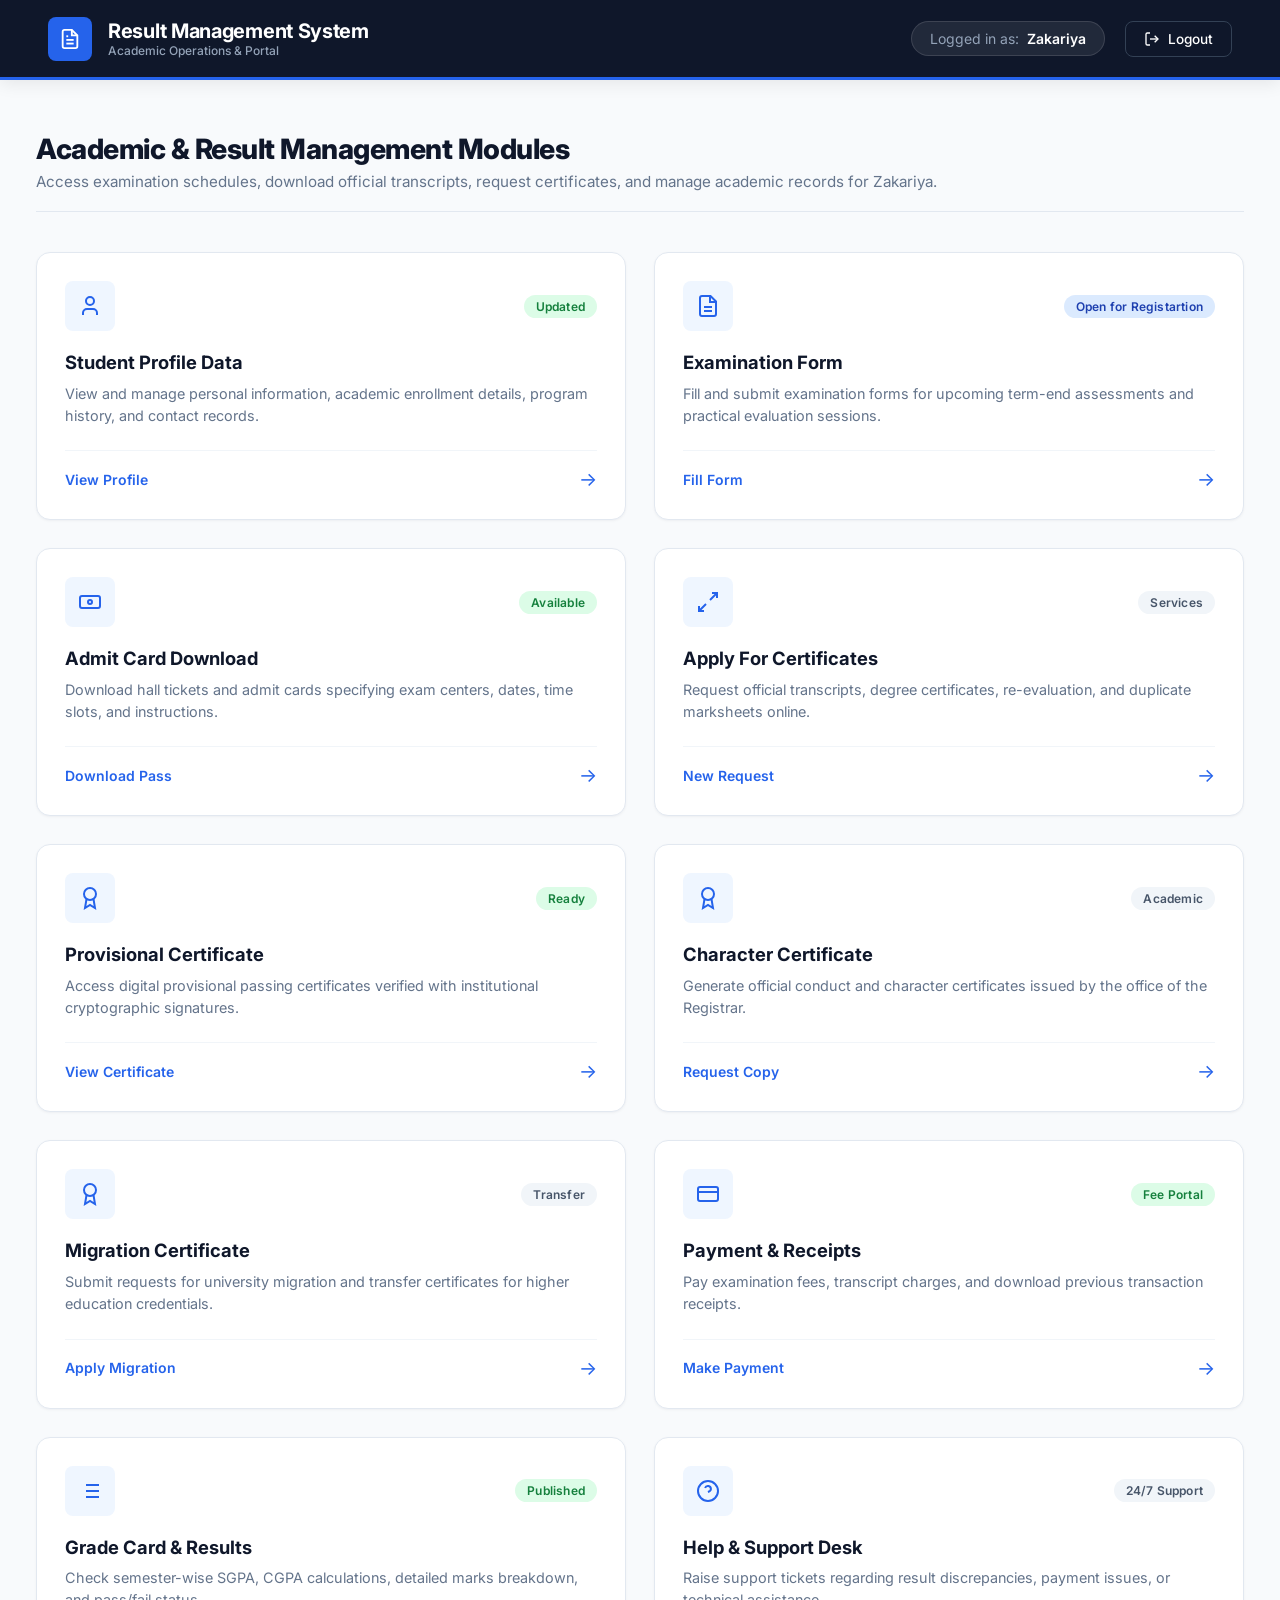
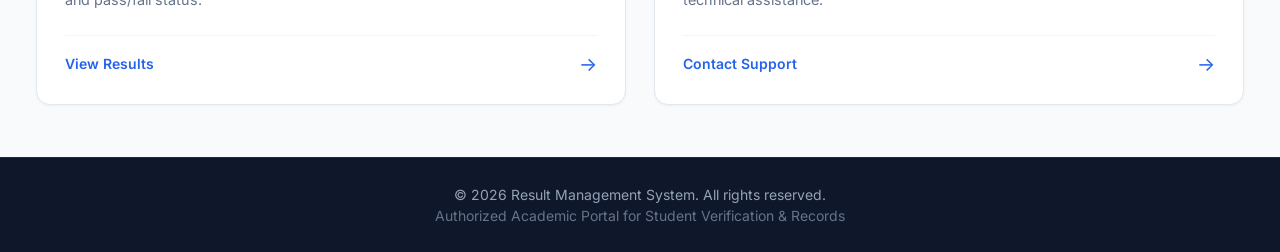
<file: index.html>
<!DOCTYPE html>
<html lang="en">
<head>
  <meta charset="UTF-8">
  <meta name="viewport" content="width=device-width, initial-scale=1.0">
  <title>Result Management System</title>
  <link href="https://fonts.googleapis.com/css2?family=Inter:wght@400;500;600;700;800&display=swap" rel="stylesheet">
  <link rel="stylesheet" href="style.css">
</head>
<body>

  <div class="page-container">
    
    <!-- TOP HEADER -->
    <header class="top-header">
      <div class="header-left">
        <div class="logo-mark">
          <svg width="22" height="22" viewBox="0 0 24 24" fill="none" stroke="currentColor" stroke-width="2">
            <path d="M14 2H6a2 2 0 0 0-2 2v16a2 2 0 0 0 2 2h12a2 2 0 0 0 2-2V8z"></path>
            <polyline points="14 2 14 8 20 8"></polyline>
            <line x1="16" y1="13" x2="8" y2="13"></line>
            <line x1="16" y1="17" x2="8" y2="17"></line>
            <polyline points="10 9 9 9 8 9"></polyline>
          </svg>
        </div>
        <div class="brand-info">
          <h1 class="brand-title">Result Management System</h1>
          <span class="brand-sub">Academic Operations & Portal</span>
        </div>
      </div>

      <div class="header-right">
        <div class="user-greeting">
          <span class="greeting-label">Logged in as:</span>
          <span class="user-name">Zakariya</span>
        </div>
        <button class="btn-logout">
          <svg width="16" height="16" viewBox="0 0 24 24" fill="none" stroke="currentColor" stroke-width="2">
            <path d="M9 21H5a2 2 0 0 1-2-2V5a2 2 0 0 1 2-2h4"/>
            <polyline points="16 17 21 12 16 7"/>
            <line x1="21" y1="12" x2="9" y2="12"/>
          </svg>
          Logout
        </button>
      </div>
    </header>

    <!-- MAIN DASHBOARD CONTENT -->
    <main class="main-content">
      <div class="section-title-bar">
        <h2>Academic & Result Management Modules</h2>
        <p>Access examination schedules, download official transcripts, request certificates, and manage academic records for Zakariya.</p>
      </div>

      <!-- BROAD ACTION CARDS GRID -->
      <div class="dashboard-grid">
        
        <!-- Card 1 -->
        <a href="#" class="grid-card">
          <div class="card-header">
            <div class="card-icon">
              <svg width="24" height="24" viewBox="0 0 24 24" fill="none" stroke="currentColor" stroke-width="2">
                <path d="M19 21v-2a4 4 0 0 0-4-4H9a4 4 0 0 0-4 4v2"/>
                <circle cx="12" cy="7" r="4"/>
              </svg>
            </div>
            <span class="badge badge-active">Updated</span>
          </div>
          <h3 class="card-title">Student Profile Data</h3>
          <p class="card-desc">View and manage personal information, academic enrollment details, program history, and contact records.</p>
          <div class="card-footer">
            <span class="action-text">View Profile</span>
            <span class="card-arrow">&rarr;</span>
          </div>
        </a>

        <!-- Card 2 -->
        <a href="#" class="grid-card">
          <div class="card-header">
            <div class="card-icon">
              <svg width="24" height="24" viewBox="0 0 24 24" fill="none" stroke="currentColor" stroke-width="2">
                <path d="M14.5 2H6a2 2 0 0 0-2 2v16a2 2 0 0 0 2 2h12a2 2 0 0 0 2-2V7.5L14.5 2z"/>
                <polyline points="14 2 14 8 20 8"/>
                <line x1="16" y1="13" x2="8" y2="13"/>
                <line x1="16" y1="17" x2="8" y2="17"/>
              </svg>
            </div>
            <span class="badge badge-open">Open for Registartion</span>
          </div>
          <h3 class="card-title">Examination Form</h3>
          <p class="card-desc">Fill and submit examination forms for upcoming term-end assessments and practical evaluation sessions.</p>
          <div class="card-footer">
            <span class="action-text">Fill Form</span>
            <span class="card-arrow">&rarr;</span>
          </div>
        </a>

        <!-- Card 3 -->
        <a href="#" class="grid-card">
          <div class="card-header">
            <div class="card-icon">
              <svg width="24" height="24" viewBox="0 0 24 24" fill="none" stroke="currentColor" stroke-width="2">
                <rect x="2" y="6" width="20" height="12" rx="2"/>
                <circle cx="12" cy="12" r="2"/>
                <path d="M6 12h.01M18 12h.01"/>
              </svg>
            </div>
            <span class="badge badge-ready">Available</span>
          </div>
          <h3 class="card-title">Admit Card Download</h3>
          <p class="card-desc">Download hall tickets and admit cards specifying exam centers, dates, time slots, and instructions.</p>
          <div class="card-footer">
            <span class="action-text">Download Pass</span>
            <span class="card-arrow">&rarr;</span>
          </div>
        </a>

        <!-- Card 4 -->
        <a href="#" class="grid-card">
          <div class="card-header">
            <div class="card-icon">
              <svg width="24" height="24" viewBox="0 0 24 24" fill="none" stroke="currentColor" stroke-width="2">
                <path d="M16 3h5v5"/>
                <path d="M8 21H3v-5"/>
                <path d="M21 3 14 10"/>
                <path d="M3 21l7-7"/>
              </svg>
            </div>
            <span class="badge badge-neutral">Services</span>
          </div>
          <h3 class="card-title">Apply For Certificates</h3>
          <p class="card-desc">Request official transcripts, degree certificates, re-evaluation, and duplicate marksheets online.</p>
          <div class="card-footer">
            <span class="action-text">New Request</span>
            <span class="card-arrow">&rarr;</span>
          </div>
        </a>

        <!-- Card 5 -->
        <a href="#" class="grid-card">
          <div class="card-header">
            <div class="card-icon">
              <svg width="24" height="24" viewBox="0 0 24 24" fill="none" stroke="currentColor" stroke-width="2">
                <circle cx="12" cy="8" r="6"/>
                <path d="M15.477 12.89 17 22l-5-3-5 3 1.523-9.11"/>
              </svg>
            </div>
            <span class="badge badge-ready">Ready</span>
          </div>
          <h3 class="card-title">Provisional Certificate</h3>
          <p class="card-desc">Access digital provisional passing certificates verified with institutional cryptographic signatures.</p>
          <div class="card-footer">
            <span class="action-text">View Certificate</span>
            <span class="card-arrow">&rarr;</span>
          </div>
        </a>

        <!-- Card 6 -->
        <a href="#" class="grid-card">
          <div class="card-header">
            <div class="card-icon">
              <svg width="24" height="24" viewBox="0 0 24 24" fill="none" stroke="currentColor" stroke-width="2">
                <circle cx="12" cy="8" r="6"/>
                <path d="M15.477 12.89 17 22l-5-3-5 3 1.523-9.11"/>
              </svg>
            </div>
            <span class="badge badge-neutral">Academic</span>
          </div>
          <h3 class="card-title">Character Certificate</h3>
          <p class="card-desc">Generate official conduct and character certificates issued by the office of the Registrar.</p>
          <div class="card-footer">
            <span class="action-text">Request Copy</span>
            <span class="card-arrow">&rarr;</span>
          </div>
        </a>

        <!-- Card 7 -->
        <a href="#" class="grid-card">
          <div class="card-header">
            <div class="card-icon">
              <svg width="24" height="24" viewBox="0 0 24 24" fill="none" stroke="currentColor" stroke-width="2">
                <circle cx="12" cy="8" r="6"/>
                <path d="M15.477 12.89 17 22l-5-3-5 3 1.523-9.11"/>
              </svg>
            </div>
            <span class="badge badge-neutral">Transfer</span>
          </div>
          <h3 class="card-title">Migration Certificate</h3>
          <p class="card-desc">Submit requests for university migration and transfer certificates for higher education credentials.</p>
          <div class="card-footer">
            <span class="action-text">Apply Migration</span>
            <span class="card-arrow">&rarr;</span>
          </div>
        </a>

        <!-- Card 8 -->
        <a href="#" class="grid-card">
          <div class="card-header">
            <div class="card-icon">
              <svg width="24" height="24" viewBox="0 0 24 24" fill="none" stroke="currentColor" stroke-width="2">
                <rect x="2" y="5" width="20" height="14" rx="2"/>
                <line x1="2" y1="10" x2="22" y2="10"/>
              </svg>
            </div>
            <span class="badge badge-active">Fee Portal</span>
          </div>
          <h3 class="card-title">Payment & Receipts</h3>
          <p class="card-desc">Pay examination fees, transcript charges, and download previous transaction receipts.</p>
          <div class="card-footer">
            <span class="action-text">Make Payment</span>
            <span class="card-arrow">&rarr;</span>
          </div>
        </a>

        <!-- Card 9 -->
        <a href="#" class="grid-card">
          <div class="card-header">
            <div class="card-icon">
              <svg width="24" height="24" viewBox="0 0 24 24" fill="none" stroke="currentColor" stroke-width="2">
                <line x1="8" y1="6" x2="21" y2="6"/>
                <line x1="8" y1="12" x2="21" y2="12"/>
                <line x1="8" y1="18" x2="21" y2="18"/>
                <line x1="3" y1="6" x2="3.01" y2="6"/>
                <line x1="3" y1="12" x2="3.01" y2="12"/>
                <line x1="3" y1="18" x2="3.01" y2="18"/>
              </svg>
            </div>
            <span class="badge badge-ready">Published</span>
          </div>
          <h3 class="card-title">Grade Card & Results</h3>
          <p class="card-desc">Check semester-wise SGPA, CGPA calculations, detailed marks breakdown, and pass/fail status.</p>
          <div class="card-footer">
            <span class="action-text">View Results</span>
            <span class="card-arrow">&rarr;</span>
          </div>
        </a>

        <!-- Card 10 -->
        <a href="#" class="grid-card">
          <div class="card-header">
            <div class="card-icon">
              <svg width="24" height="24" viewBox="0 0 24 24" fill="none" stroke="currentColor" stroke-width="2">
                <circle cx="12" cy="12" r="10"/>
                <path d="M9.09 9a3 3 0 0 1 5.83 1c0 2-3 3-3 3"/>
                <line x1="12" y1="17" x2="12.01" y2="17"/>
              </svg>
            </div>
            <span class="badge badge-neutral">24/7 Support</span>
          </div>
          <h3 class="card-title">Help & Support Desk</h3>
          <p class="card-desc">Raise support tickets regarding result discrepancies, payment issues, or technical assistance.</p>
          <div class="card-footer">
            <span class="action-text">Contact Support</span>
            <span class="card-arrow">&rarr;</span>
          </div>
        </a>

      </div>
    </main>

    <!-- FOOTER -->
    <footer class="footer">
      <div class="footer-content">
        <p>&copy; 2026 Result Management System. All rights reserved.</p>
        <p class="footer-sub">Authorized Academic Portal for Student Verification & Records</p>
      </div>
    </footer>

  </div>

</body>
</html>
</file>
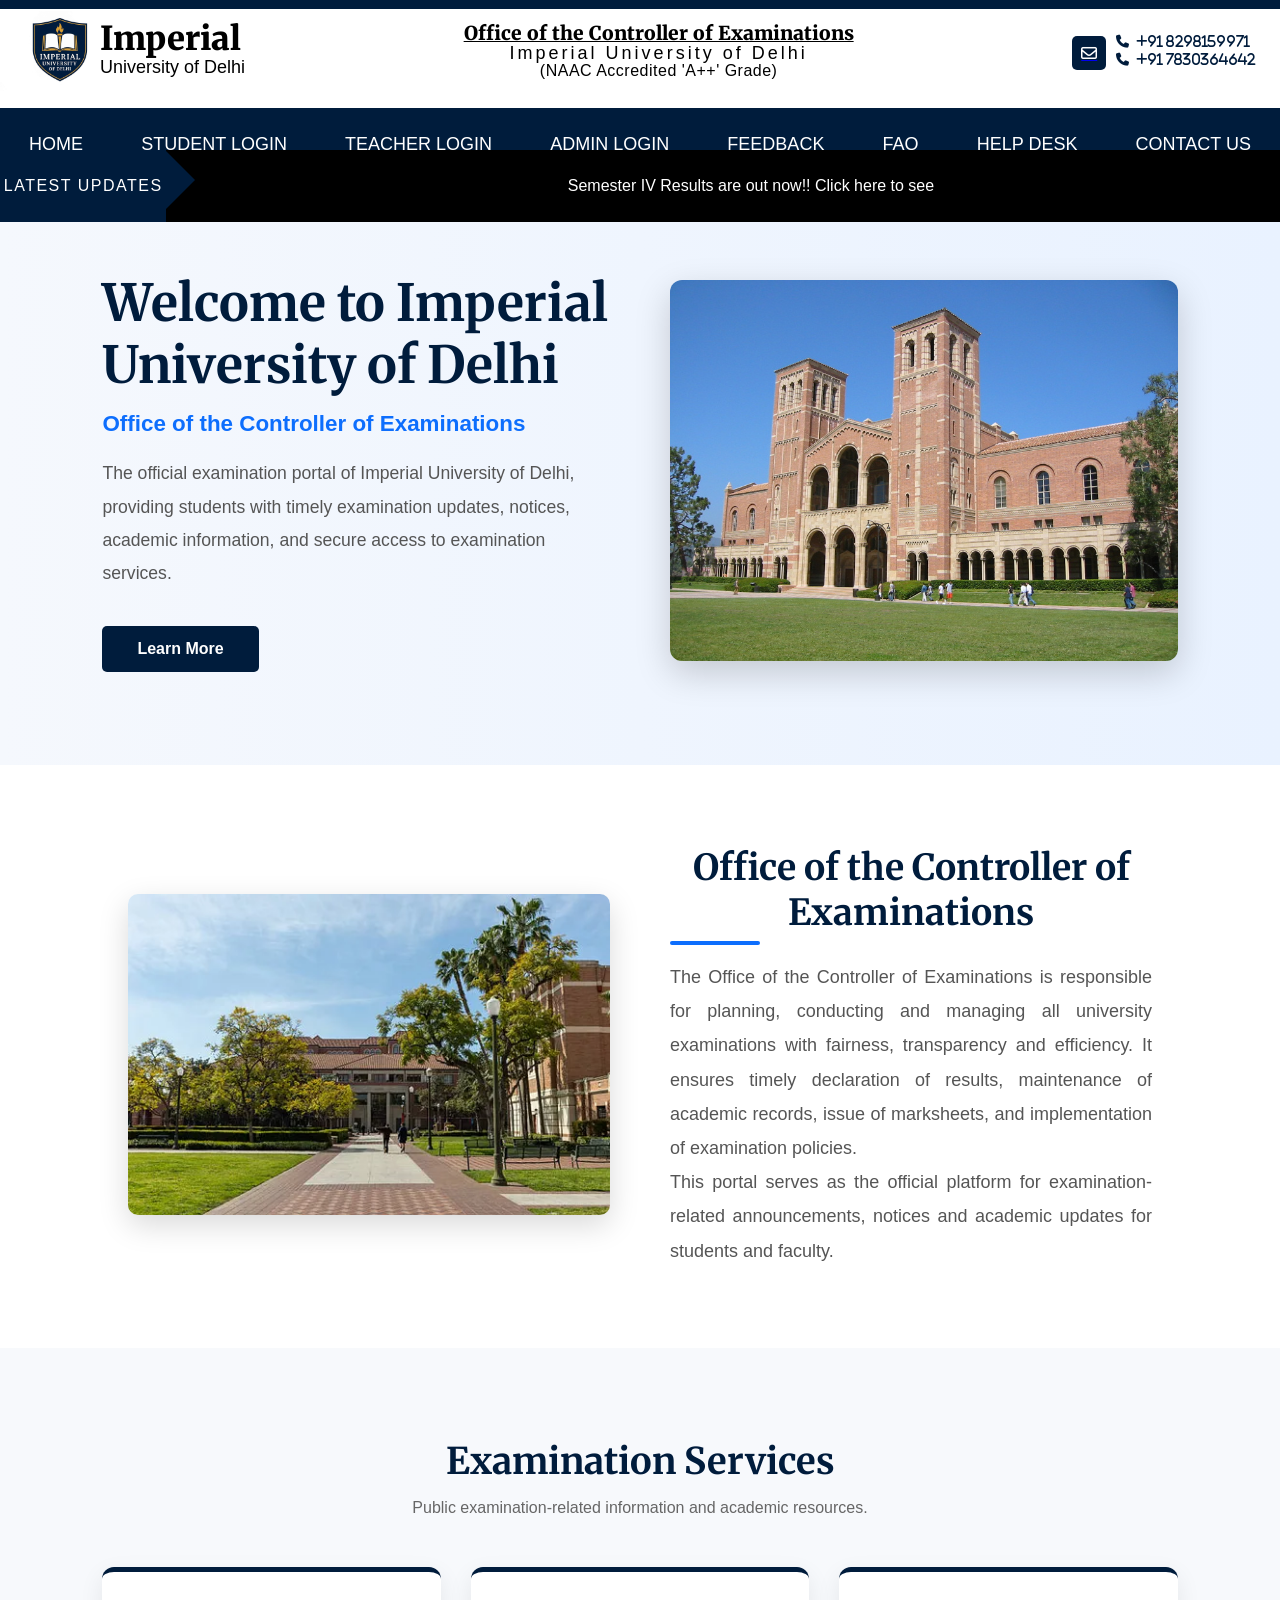
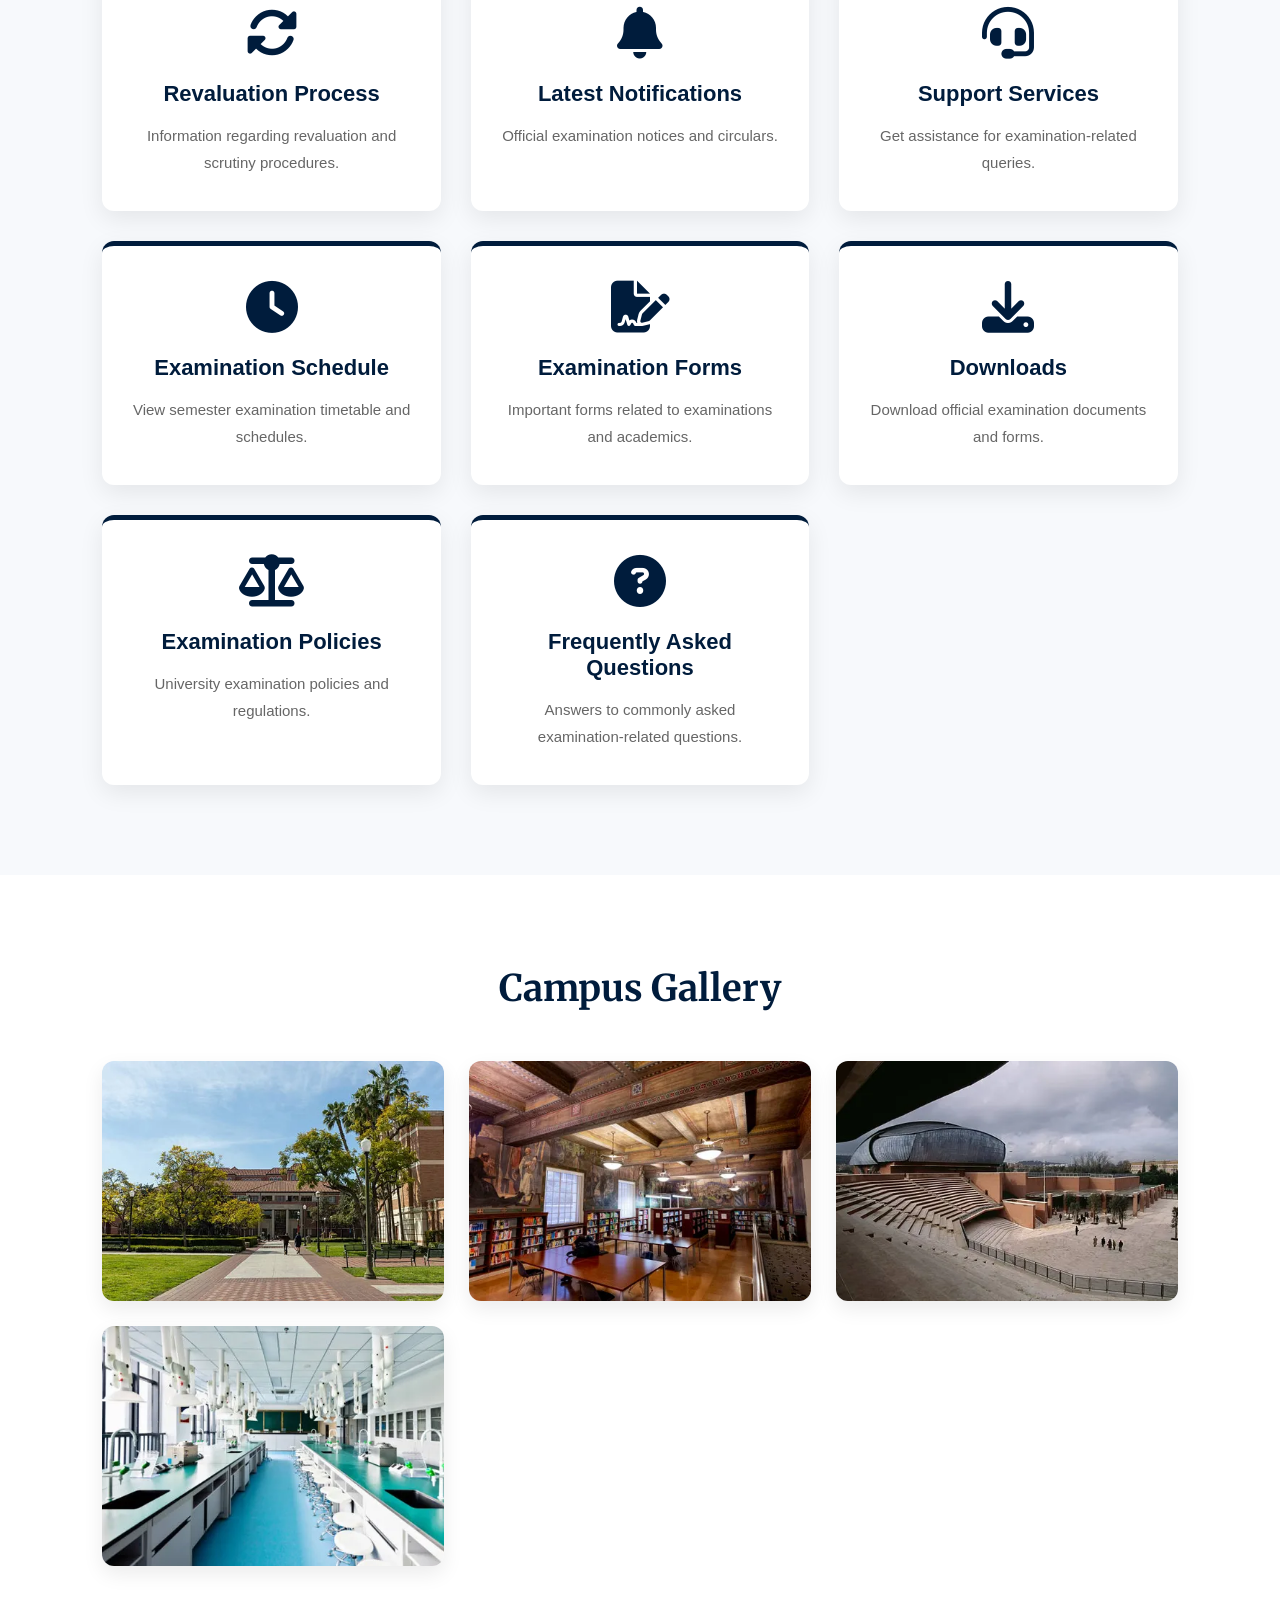
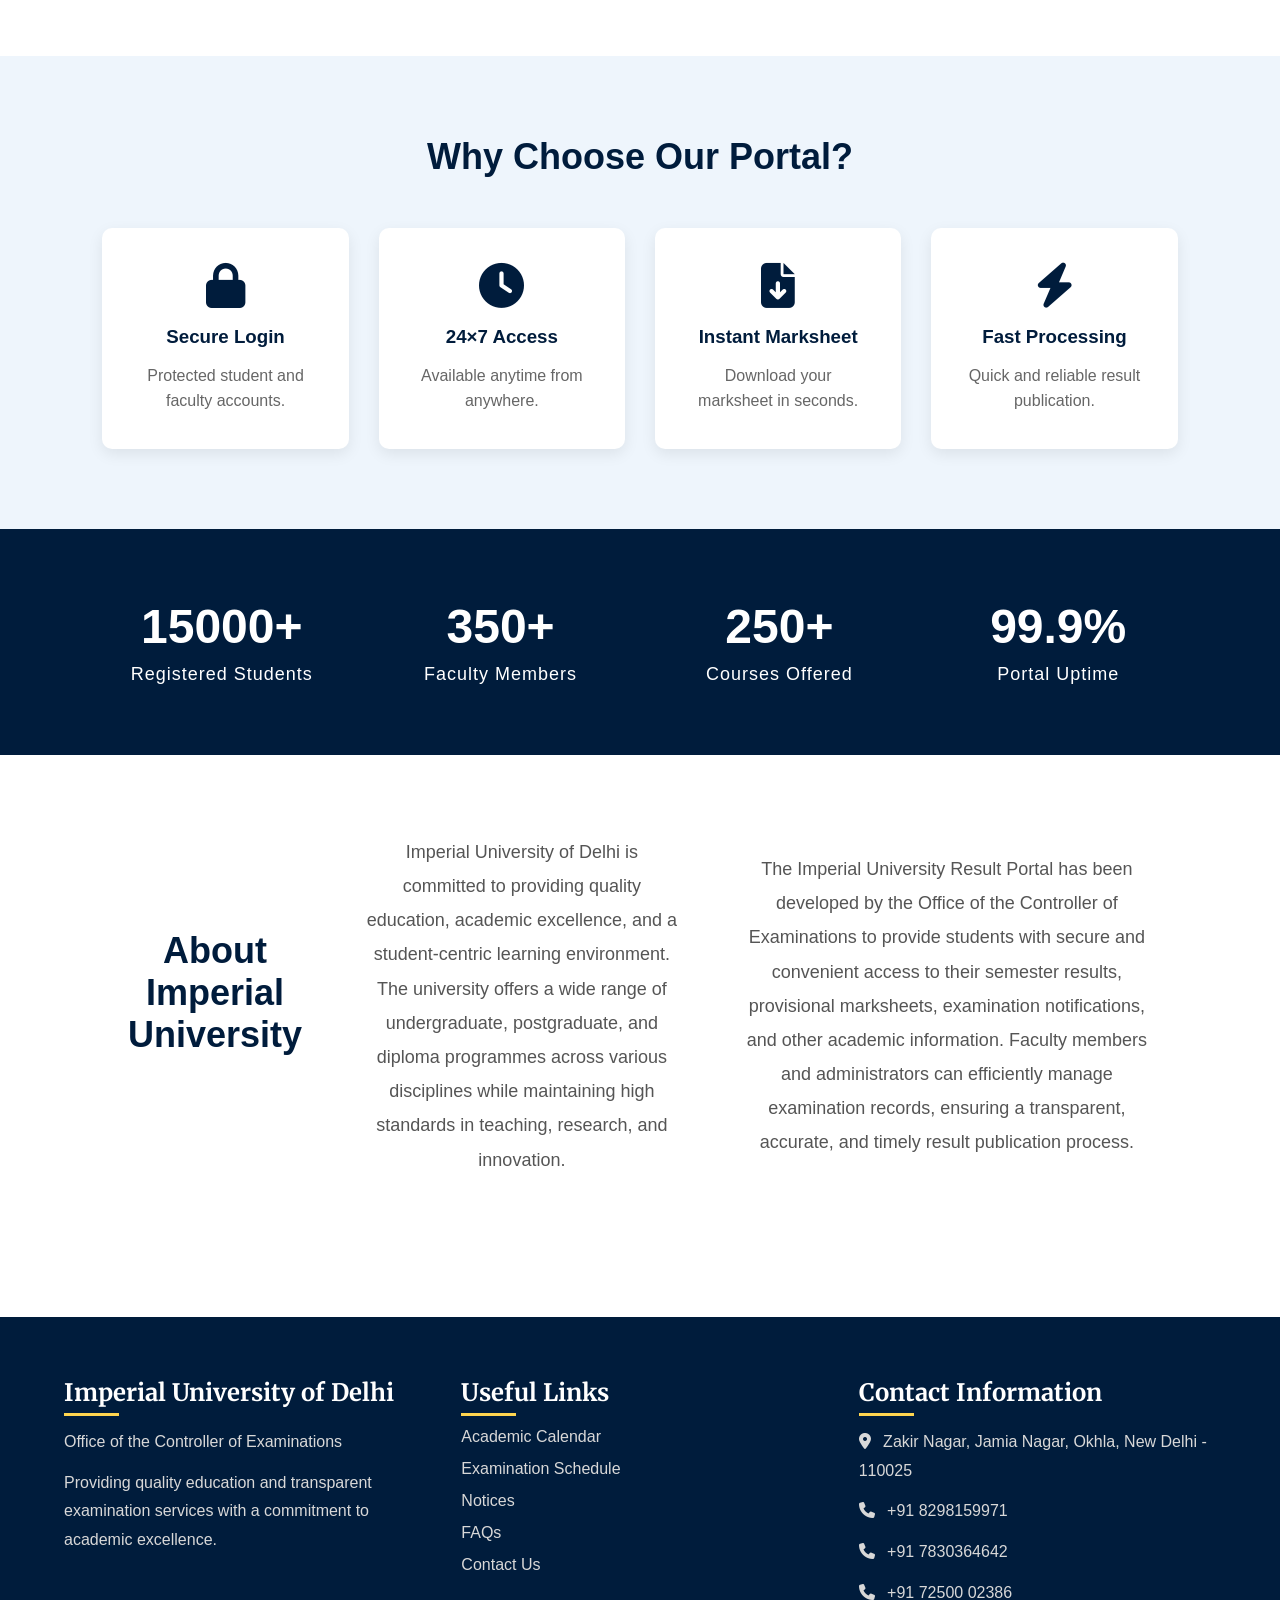
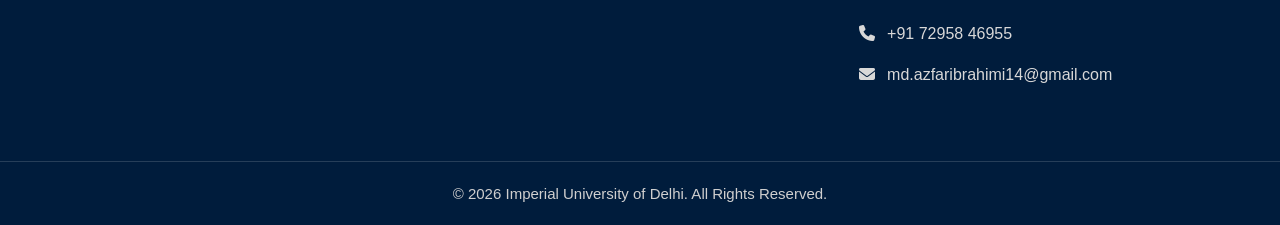
<file: home.html>
<!DOCTYPE html>
<html lang="en">

<head>
    <meta charset="UTF-8">
    <meta name="viewport" content="width=device-width, initial-scale=1.0">
    <title>Imperial University of Delhi | Result Portal</title>
    <link rel="stylesheet" href="1.css">
    <link rel="preconnect" href="https://fonts.googleapis.com">
    <link rel="preconnect" href="https://fonts.gstatic.com" crossorigin>
    <link
        href="https://fonts.googleapis.com/css2?family=Merriweather:ital,opsz,wght@0,18..144,300..900;1,18..144,300..900&display=swap"
        rel="stylesheet">
    <link rel="stylesheet" href="https://cdnjs.cloudflare.com/ajax/libs/font-awesome/6.7.2/css/all.min.css">
</head>

<body>
    <header>

        <div class="uppersection">
        </div>
        <div class="middlesection">
            <div class="mid-left">
                <img src="university-logo.jpg" alt="university-logo">
                <div class="name">
                    <h2>Imperial</h2>
                    <p>University of Delhi</p>
                </div>
            </div>
            <div class="mid-middle">
                <h3>Office of the Controller of Examinations</h3>
                <p class="uni-name">Imperial University of Delhi</p>
                <p class="grade">(NAAC Accredited 'A++' Grade)</p>

            </div>
            <div class="mid-right">
                <a href="https://mail.google.com/mail/?view=cm&fs=1&to=md.azfaribrahimi14@gmail.com" target="_blank">
                    <div class="email">
                        <i class="fa-regular fa-envelope"></i>
                    </div>
                </a>
                <div class="phone">
                    <a href="tel:+918298159971"> 
                        <i class="fa-solid fa-phone">&nbsp;&nbsp;+91 8298159971</i>
                    </a>
                    <a href="tel:+917830364642"> 
                        <i class="fa-solid fa-phone">&nbsp;&nbsp;+91 7830364642</i>
                    </a>
                </div>
            </div>
        </div>
        <div class="lowersection">
          
             <a href="#" class="lower-sec">HOME</a> 
             <!-- <a href="#" class="lower-sec">SIGN UP</a>   -->
            
            
            <a href="register.php" class="lower-sec">STUDENT LOGIN</a> 
            <a href="#" class="lower-sec">TEACHER LOGIN</a> 
            <a href="#" class="lower-sec">ADMIN LOGIN</a>   
            <a href="#" class="lower-sec">FEEDBACK</a>  
            <a href="#" class="lower-sec">FAQ</a>   
            <a href="#" class="lower-sec">HELP DESK</a> 
            
            <a href="#" class="lower-sec">CONTACT US</a>    

        </div>

    </header>
    <div class="updates">
        <div class="left-side">LATEST UPDATES</div>
        <div class="right-side">
            <a href="#" class="notice"><p>Semester IV Results are out now!! Click here to see</p></a>
            
        </div>
    </div>
<!-- ================= HERO SECTION ================= -->

<!-- ================= HERO SECTION ================= -->

<section class="hero">

    <div class="hero-content">

        <h1>Welcome to Imperial University of Delhi</h1>

        <h3>Office of the Controller of Examinations</h3>

        <p>
            The official examination portal of Imperial University of Delhi,
            providing students with timely examination updates, notices,
            academic information, and secure access to examination services.
        </p>

        <a href="#about" class="hero-btn">Learn More</a>

    </div>

    <div class="hero-image">
        <img src="Royce_Hall,_University_of_California,_Los_Angeles_(23-09-2003).jpg" alt="Imperial University Campus">
    </div>

</section>



<!-- ================= ABOUT ================= -->

<section class="about" id="about">

    <div class="about-left">
        <img src="walking-the-usc-campus.webp" alt="Controller Office">
    </div>

    <div class="about-right">

        <h2>Office of the Controller of Examinations</h2>

        <p>
            The Office of the Controller of Examinations is responsible for
            planning, conducting and managing all university examinations with
            fairness, transparency and efficiency. It ensures timely declaration
            of results, maintenance of academic records, issue of marksheets,
            and implementation of examination policies.
        </p>

        <p>
            This portal serves as the official platform for examination-related
            announcements, notices and academic updates for students and faculty.
        </p>

    </div>

</section>



<!-- ================= EXAMINATION SERVICES ================= -->

<section class="services">

    <h2>Examination Services</h2>

    <p class="section-title">
        Public examination-related information and academic resources.
    </p>

    <div class="service-container">

       



<div class="service-card">
    <i class="fa-solid fa-rotate"></i>
    <h3>Revaluation Process</h3>
    <p>Information regarding revaluation and scrutiny procedures.</p>
</div>


<div class="service-card">
    <i class="fa-solid fa-bell"></i>
    <h3>Latest Notifications</h3>
    <p>Official examination notices and circulars.</p>
</div>

<div class="service-card">
    <i class="fa-solid fa-headset"></i>
    <h3>Support Services</h3>
    <p>Get assistance for examination-related queries.</p>
</div>

<!-- New Cards -->

<div class="service-card">
    <i class="fa-solid fa-clock"></i>
    <h3>Examination Schedule</h3>
    <p>View semester examination timetable and schedules.</p>
</div>

<div class="service-card">
    <i class="fa-solid fa-file-signature"></i>
    <h3>Examination Forms</h3>
    <p>Important forms related to examinations and academics.</p>
</div>

<div class="service-card">
    <i class="fa-solid fa-download"></i>
    <h3>Downloads</h3>
    <p>Download official examination documents and forms.</p>
</div>

<div class="service-card">
    <i class="fa-solid fa-scale-balanced"></i>
    <h3>Examination Policies</h3>
    <p>University examination policies and regulations.</p>
</div>

<div class="service-card">
    <i class="fa-solid fa-circle-question"></i>
    <h3>Frequently Asked Questions</h3>
    <p>Answers to commonly asked examination-related questions.</p>
</div>

    </div>

</section>




<!-- ================= CAMPUS GALLERY ================= -->

<section class="gallery">

    <h2>Campus Gallery</h2>

    <div class="gallery-container">

        <img src="walking-the-usc-campus.webp" alt="Campus">

        <img src="los-angeles-ca-inside-the-international-languages-department-at-the-richard-j-riordan-central.webp" alt="Library">

        <img src="italy-the-cavea-auditorium-parco-della-musica-auditorium-1994-2002-architect-renzo-piano-rome.webp" alt="Auditorium">

        <img src="empty-laboratory-in-high-school.webp" alt="Laboratory">

    </div>

</section>
<!-- ================= FEATURES ================= -->

<section class="features">

    <h2>Why Choose Our Portal?</h2>

    <div class="feature-box">

        <div class="feature">
            <i class="fa-solid fa-lock"></i>
            <h3>Secure Login</h3>
            <p>Protected student and faculty accounts.</p>
        </div>

        <div class="feature">
            <i class="fa-solid fa-clock"></i>
            <h3>24×7 Access</h3>
            <p>Available anytime from anywhere.</p>
        </div>

        <div class="feature">
            <i class="fa-solid fa-file-arrow-down"></i>
            <h3>Instant Marksheet</h3>
            <p>Download your marksheet in seconds.</p>
        </div>

        <div class="feature">
            <i class="fa-solid fa-bolt"></i>
            <h3>Fast Processing</h3>
            <p>Quick and reliable result publication.</p>
        </div>

    </div>

</section>





<!-- ================= STATISTICS ================= -->

<section class="stats">

    <div class="stat">
        <h2>15000+</h2>
        <p>Registered Students</p>
    </div>

    <div class="stat">
        <h2>350+</h2>
        <p>Faculty Members</p>
    </div>

    <div class="stat">
        <h2>250+</h2>
        <p>Courses Offered</p>
    </div>

    <div class="stat">
        <h2>99.9%</h2>
        <p>Portal Uptime</p>
    </div>

</section>





<!-- ================= ABOUT ================= -->

<section class="about">

     <h2>About Imperial University</h2>

    <p>
        Imperial University of Delhi is committed to providing quality education,
        academic excellence, and a student-centric learning environment. The
        university offers a wide range of undergraduate, postgraduate, and diploma
        programmes across various disciplines while maintaining high standards in
        teaching, research, and innovation.
    </p>

    <p>
        The Imperial University Result Portal has been developed by the Office of
        the Controller of Examinations to provide students with secure and convenient
        access to their semester results, provisional marksheets, examination
        notifications, and other academic information. Faculty members and
        administrators can efficiently manage examination records, ensuring a
        transparent, accurate, and timely result publication process.
    </p>

</section>



<!-- ================= FOOTER ================= -->

<footer>

    <div class="footer-container">

        <div class="footer-box">

            <h3>Imperial University of Delhi</h3>

            <p>
                Office of the Controller of Examinations
            </p>

            <p>
                Providing quality education and transparent examination services
                with a commitment to academic excellence.
            </p>

        </div>



        <div class="footer-box">

            <h3>Useful Links</h3>

            <ul>

                <li><a href="#">Academic Calendar</a></li>

                <li><a href="#">Examination Schedule</a></li>

                <li><a href="#">Notices</a></li>

                <li><a href="#">FAQs</a></li>

                <li><a href="#">Contact Us</a></li>

            </ul>

        </div>



        <div class="footer-box">

            <h3>Contact Information</h3>

            <p>
                <i class="fa-solid fa-location-dot"></i>
                Zakir Nagar, Jamia Nagar, Okhla, New Delhi - 110025
            </p>

            <p>
                <i class="fa-solid fa-phone"></i>
                +91 8298159971
            </p>

            <p>
                <i class="fa-solid fa-phone"></i>
                +91 7830364642
            </p>
            <p>
                <i class="fa-solid fa-phone"></i>
                +91 72500 02386
            </p>
            <p>
                <i class="fa-solid fa-phone"></i>
                +91 72958 46955
            </p>

            <p>
                <i class="fa-solid fa-envelope"></i>
                md.azfaribrahimi14@gmail.com
            </p>

        </div>



        

    </div>

    <div class="copyright">

        <p>
            © 2026 Imperial University of Delhi. All Rights Reserved.
        </p>

        

    </div>

</footer>





</body>

</html>
</file>
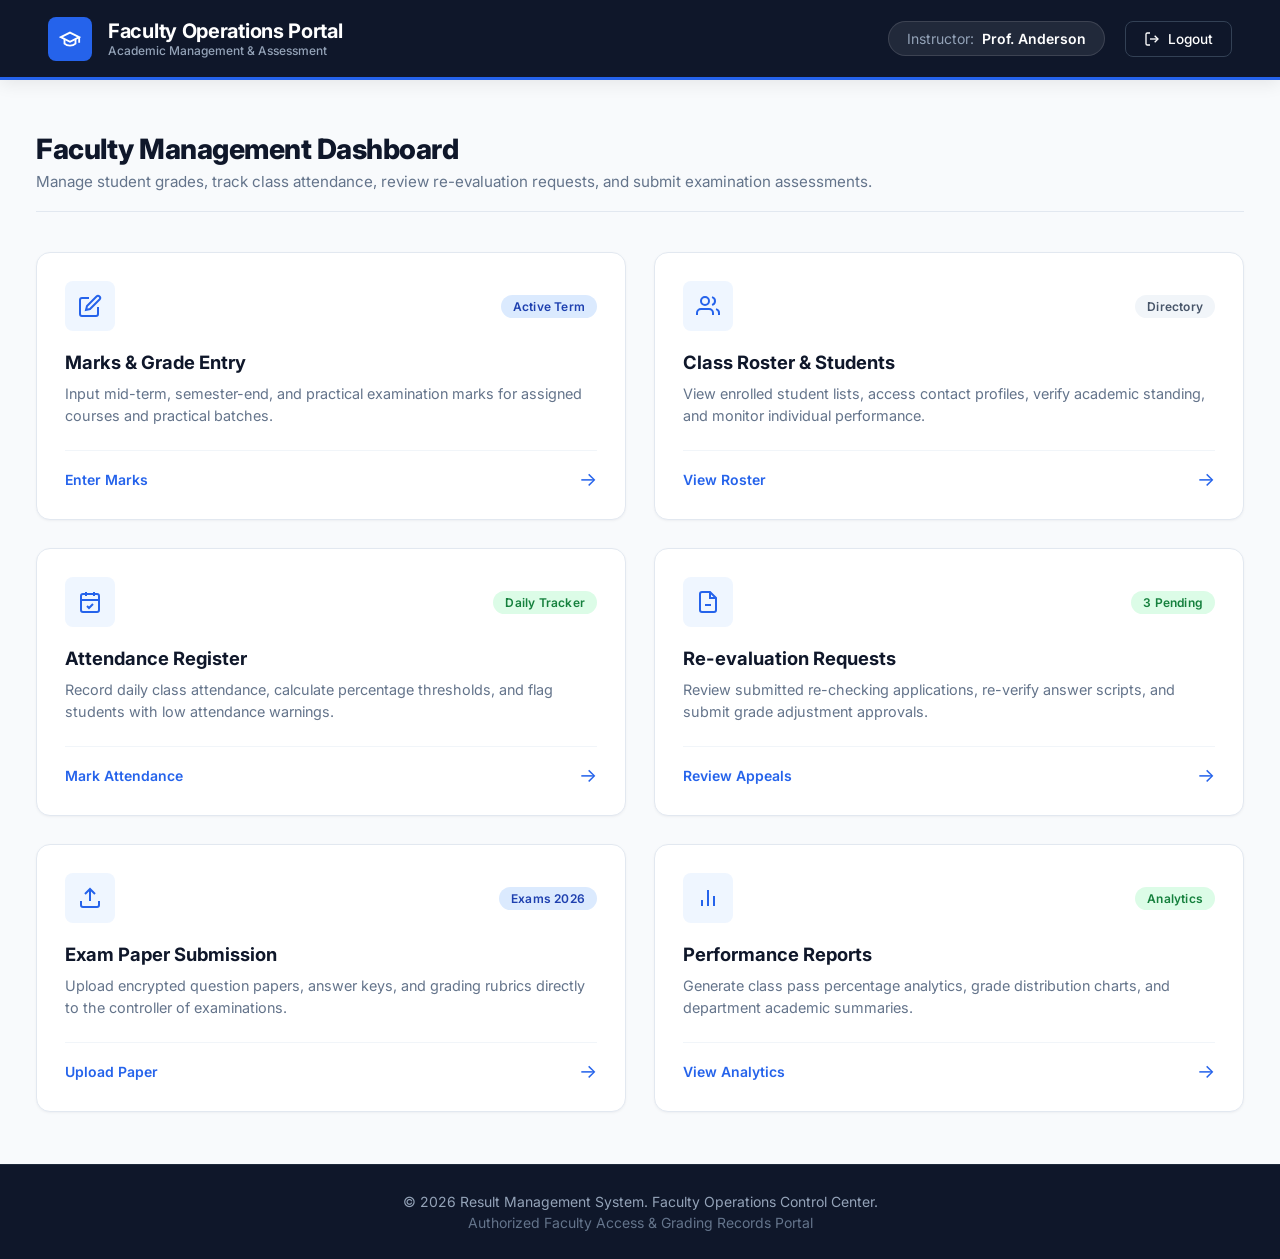
<file: teacher_dashboard.html>
<!DOCTYPE html>
<html lang="en">
<head>
  <meta charset="UTF-8">
  <meta name="viewport" content="width=device-width, initial-scale=1.0">
  <title>Faculty & Teacher Portal - RMS</title>
  <link href="https://fonts.googleapis.com/css2?family=Inter:wght@400;500;600;700;800&display=swap" rel="stylesheet">
  <link rel="stylesheet" href="teacher_dashboard.css">
</head>
<body>

  <div class="page-container">
    
    <!-- TOP HEADER (DEEP NAVY) -->
    <header class="top-header">
      <div class="header-left">
        <div class="logo-mark">
          <svg width="22" height="22" viewBox="0 0 24 24" fill="none" stroke="currentColor" stroke-width="2">
            <path d="M22 10v6M2 10l10-5 10 5-10 5z"/>
            <path d="M6 12v5c3 3 9 3 12 0v-5"/>
          </svg>
        </div>
        <div class="brand-info">
          <h1 class="brand-title">Faculty Operations Portal</h1>
          <span class="brand-sub">Academic Management & Assessment</span>
        </div>
      </div>

      <div class="header-right">
        <div class="user-greeting">
          <span class="greeting-label">Instructor:</span>
          <span class="user-name">Prof. Anderson</span>
        </div>
        <button class="btn-logout">
          <svg width="16" height="16" viewBox="0 0 24 24" fill="none" stroke="currentColor" stroke-width="2">
            <path d="M9 21H5a2 2 0 0 1-2-2V5a2 2 0 0 1 2-2h4"/>
            <polyline points="16 17 21 12 16 7"/>
            <line x1="21" y1="12" x2="9" y2="12"/>
          </svg>
          Logout
        </button>
      </div>
    </header>

    <!-- MAIN DASHBOARD CONTENT -->
    <main class="main-content">
      <div class="section-title-bar">
        <h2>Faculty Management Dashboard</h2>
        <p>Manage student grades, track class attendance, review re-evaluation requests, and submit examination assessments.</p>
      </div>

      <!-- BROAD ACTION CARDS GRID -->
      <div class="dashboard-grid">
        
        <!-- Module 1: Grade & Marks Entry -->
        <a href="#" class="grid-card">
          <div class="card-header">
            <div class="card-icon">
              <svg width="24" height="24" viewBox="0 0 24 24" fill="none" stroke="currentColor" stroke-width="2">
                <path d="M11 4H4a2 2 0 0 0-2 2v14a2 2 0 0 0 2 2h14a2 2 0 0 0 2-2v-7"/>
                <path d="M18.5 2.5a2.121 2.121 0 0 1 3 3L12 15l-4 1 1-4 9.5-9.5z"/>
              </svg>
            </div>
            <span class="badge badge-open">Active Term</span>
          </div>
          <h3 class="card-title">Marks & Grade Entry</h3>
          <p class="card-desc">Input mid-term, semester-end, and practical examination marks for assigned courses and practical batches.</p>
          <div class="card-footer">
            <span class="action-text">Enter Marks</span>
            <span class="card-arrow">&rarr;</span>
          </div>
        </a>

        <!-- Module 2: Class Roster & Student Profiles -->
        <a href="#" class="grid-card">
          <div class="card-header">
            <div class="card-icon">
              <svg width="24" height="24" viewBox="0 0 24 24" fill="none" stroke="currentColor" stroke-width="2">
                <path d="M17 21v-2a4 4 0 0 0-4-4H5a4 4 0 0 0-4 4v2"/>
                <circle cx="9" cy="7" r="4"/>
                <path d="M23 21v-2a4 4 0 0 0-3-3.87"/>
                <path d="M16 3.13a4 4 0 0 1 0 7.75"/>
              </svg>
            </div>
            <span class="badge badge-neutral">Directory</span>
          </div>
          <h3 class="card-title">Class Roster & Students</h3>
          <p class="card-desc">View enrolled student lists, access contact profiles, verify academic standing, and monitor individual performance.</p>
          <div class="card-footer">
            <span class="action-text">View Roster</span>
            <span class="card-arrow">&rarr;</span>
          </div>
        </a>

        <!-- Module 3: Attendance Management -->
        <a href="#" class="grid-card">
          <div class="card-header">
            <div class="card-icon">
              <svg width="24" height="24" viewBox="0 0 24 24" fill="none" stroke="currentColor" stroke-width="2">
                <rect x="3" y="4" width="18" height="18" rx="2" ry="2"/>
                <line x1="16" y1="2" x2="16" y2="6"/>
                <line x1="8" y1="2" x2="8" y2="6"/>
                <line x1="3" y1="10" x2="21" y2="10"/>
                <path d="M9 16l2 2 4-4"/>
              </svg>
            </div>
            <span class="badge badge-ready">Daily Tracker</span>
          </div>
          <h3 class="card-title">Attendance Register</h3>
          <p class="card-desc">Record daily class attendance, calculate percentage thresholds, and flag students with low attendance warnings.</p>
          <div class="card-footer">
            <span class="action-text">Mark Attendance</span>
            <span class="card-arrow">&rarr;</span>
          </div>
        </a>

        <!-- Module 4: Re-evaluation & Script Review -->
        <a href="#" class="grid-card">
          <div class="card-header">
            <div class="card-icon">
              <svg width="24" height="24" viewBox="0 0 24 24" fill="none" stroke="currentColor" stroke-width="2">
                <path d="M14 2H6a2 2 0 0 0-2 2v16a2 2 0 0 0 2 2h12a2 2 0 0 0 2-2V8z"/>
                <polyline points="14 2 14 8 20 8"/>
                <line x1="9" y1="15" x2="15" y2="15"/>
              </svg>
            </div>
            <span class="badge badge-active">3 Pending</span>
          </div>
          <h3 class="card-title">Re-evaluation Requests</h3>
          <p class="card-desc">Review submitted re-checking applications, re-verify answer scripts, and submit grade adjustment approvals.</p>
          <div class="card-footer">
            <span class="action-text">Review Appeals</span>
            <span class="card-arrow">&rarr;</span>
          </div>
        </a>

        <!-- Module 5: Question Paper Upload -->
        <a href="#" class="grid-card">
          <div class="card-header">
            <div class="card-icon">
              <svg width="24" height="24" viewBox="0 0 24 24" fill="none" stroke="currentColor" stroke-width="2">
                <path d="M21 15v4a2 2 0 0 1-2 2H5a2 2 0 0 1-2-2v-4"/>
                <polyline points="17 8 12 3 7 8"/>
                <line x1="12" y1="3" x2="12" y2="15"/>
              </svg>
            </div>
            <span class="badge badge-open">Exams 2026</span>
          </div>
          <h3 class="card-title">Exam Paper Submission</h3>
          <p class="card-desc">Upload encrypted question papers, answer keys, and grading rubrics directly to the controller of examinations.</p>
          <div class="card-footer">
            <span class="action-text">Upload Paper</span>
            <span class="card-arrow">&rarr;</span>
          </div>
        </a>

        <!-- Module 6: Course Analytics & Reports -->
        <a href="#" class="grid-card">
          <div class="card-header">
            <div class="card-icon">
              <svg width="24" height="24" viewBox="0 0 24 24" fill="none" stroke="currentColor" stroke-width="2">
                <line x1="18" y1="20" x2="18" y2="10"/>
                <line x1="12" y1="20" x2="12" y2="4"/>
                <line x1="6" y1="20" x2="6" y2="14"/>
              </svg>
            </div>
            <span class="badge badge-ready">Analytics</span>
          </div>
          <h3 class="card-title">Performance Reports</h3>
          <p class="card-desc">Generate class pass percentage analytics, grade distribution charts, and department academic summaries.</p>
          <div class="card-footer">
            <span class="action-text">View Analytics</span>
            <span class="card-arrow">&rarr;</span>
          </div>
        </a>

      </div>
    </main>

    <!-- FOOTER (DEEP NAVY) -->
    <footer class="footer">
      <div class="footer-content">
        <p>&copy; 2026 Result Management System. Faculty Operations Control Center.</p>
        <p class="footer-sub">Authorized Faculty Access & Grading Records Portal</p>
      </div>
    </footer>

  </div>

</body>
</html>
</file>
<file: style.css>
:root {
  --header-footer-bg: #0f172a;      
  --bg-page: #f8fafc;               


  --bg-card: #ffffff;               
  --border-card: #e2e8f0;             
  --border-hover: #93c5fd;           
  

  --accent-blue: #2563eb;           
  --accent-blue-light: #eff6ff;    
  --accent-blue-hover: #1d4ed8;
  
  
  --text-dark: #0f172a;             
  --text-muted: #64748b;             
  
  
  --badge-green-bg: #dcfce7;
  --badge-green-text: #15803d;
  --badge-blue-bg: #dbeafe;
  --badge-blue-text: #1e40af;
  --badge-gray-bg: #f1f5f9;
  --badge-gray-text: #475569;
  
 
  --radius-card: 14px;
  --radius-sm: 8px;
  --shadow-subtle: 0 1px 3px rgba(15, 23, 42, 0.04), 0 1px 2px rgba(15, 23, 42, 0.02);
  --shadow-hover: 0 12px 28px -6px rgba(37, 99, 235, 0.12), 0 8px 12px -6px rgba(15, 23, 42, 0.04);
}

* {
  box-sizing: border-box;
  margin: 0;
  padding: 0;
  font-family: 'Inter', -apple-system, BlinkMacSystemFont, sans-serif;
}


body {
  background-color: var(--bg-page);
  color: var(--text-dark);
  min-height: 100vh;
  display: flex;
  flex-direction: column;
}

.page-container {
  display: flex;
  flex-direction: column;
  min-height: 100vh;
}


.top-header {
  background-color: var(--header-footer-bg);
  color: #ffffff;
  padding: 0 48px;
  height: 80px;
  display: flex;
  align-items: center;
  justify-content: space-between;
  border-bottom: 3px solid var(--accent-blue);
  box-shadow: 0 4px 16px rgba(0, 0, 0, 0.08);
  position: sticky;
  top: 0;
  z-index: 100;
}

.header-left {
  display: flex;
  align-items: center;
  gap: 16px;
}

.logo-mark {
  width: 44px;
  height: 44px;
  background: var(--accent-blue);
  border-radius: var(--radius-sm);
  display: flex;
  align-items: center;
  justify-content: center;
  color: #ffffff;
  transition: transform 0.3s cubic-bezier(0.34, 1.56, 0.64, 1);
}

.top-header:hover .logo-mark {
  transform: scale(1.05);
}

.brand-info {
  display: flex;
  flex-direction: column;
}

.brand-title {
  font-size: 1.25rem;
  font-weight: 700;
  color: #ffffff;
  letter-spacing: -0.3px;
}

.brand-sub {
  font-size: 0.75rem;
  color: #94a3b8;
  font-weight: 500;
}

.header-right {
  display: flex;
  align-items: center;
  gap: 20px;
}

.user-greeting {
  font-size: 0.875rem;
  display: flex;
  align-items: center;
  gap: 8px;
  background: rgba(255, 255, 255, 0.08);
  padding: 8px 18px;
  border-radius: 20px;
  border: 1px solid rgba(255, 255, 255, 0.12);
}

.greeting-label {
  color: #94a3b8;
}

.user-name {
  font-weight: 600;
  color: #ffffff;
}

.btn-logout {
  background-color: transparent;
  border: 1px solid #334155;
  color: #ffffff;
  padding: 9px 18px;
  border-radius: var(--radius-sm);
  font-size: 0.85rem;
  font-weight: 500;
  cursor: pointer;
  display: flex;
  align-items: center;
  gap: 8px;
  transition: all 0.25s ease;
}

.btn-logout:hover {
  background-color: #ef4444;
  border-color: #ef4444;
  box-shadow: 0 4px 12px rgba(239, 68, 68, 0.25);
  transform: translateY(-1px);
}


.main-content {
  flex: 1;
  max-width: 1440px;
  width: 100%;
  margin: 0 auto;
  padding: 52px 36px;
}

.section-title-bar {
  margin-bottom: 40px;
  padding-bottom: 20px;
  border-bottom: 1px solid var(--border-card);
  animation: fadeInDown 0.5s ease-out;
}

.section-title-bar h2 {
  font-size: 1.75rem;
  font-weight: 800;
  color: var(--text-dark);
  letter-spacing: -0.5px;
}

.section-title-bar p {
  font-size: 0.95rem;
  color: var(--text-muted);
  margin-top: 6px;
}


.dashboard-grid {
  display: grid;
  grid-template-columns: repeat(2, 1fr);
  gap: 28px;
}

.grid-card {
  background-color: var(--bg-card);
  border: 1px solid var(--border-card);
  border-radius: var(--radius-card);
  padding: 28px 28px;
  text-decoration: none;
  color: var(--text-dark);
  display: flex;
  flex-direction: column;
  position: relative;
  box-shadow: var(--shadow-subtle);
  overflow: hidden;
  opacity: 0;
  animation: fadeInUp 0.5s cubic-bezier(0.16, 1, 0.3, 1) forwards;
  transition: all 0.3s cubic-bezier(0.16, 1, 0.3, 1);
}

/* Staggered Card Entrance Animation */
.grid-card:nth-child(1)  { animation-delay: 0.05s; }
.grid-card:nth-child(2)  { animation-delay: 0.10s; }
.grid-card:nth-child(3)  { animation-delay: 0.15s; }
.grid-card:nth-child(4)  { animation-delay: 0.20s; }
.grid-card:nth-child(5)  { animation-delay: 0.25s; }
.grid-card:nth-child(6)  { animation-delay: 0.30s; }
.grid-card:nth-child(7)  { animation-delay: 0.35s; }
.grid-card:nth-child(8)  { animation-delay: 0.40s; }
.grid-card:nth-child(9)  { animation-delay: 0.45s; }
.grid-card:nth-child(10) { animation-delay: 0.50s; }


.grid-card::before {
  content: '';
  position: absolute;
  top: 0;
  left: 0;
  width: 100%;
  height: 4px;
  background: var(--accent-blue);
  opacity: 0;
  transition: opacity 0.3s ease;
}

.grid-card:hover {
  border-color: var(--border-hover);
  box-shadow: var(--shadow-hover);
  transform: translateY(-4px);
}

.grid-card:hover::before {
  opacity: 1;
}


.card-header {
  display: flex;
  align-items: center;
  justify-content: space-between;
  margin-bottom: 20px;
}

.card-icon {
  width: 50px;
  height: 50px;
  background-color: var(--accent-blue-light);
  color: var(--accent-blue);
  border-radius: var(--radius-sm);
  display: flex;
  align-items: center;
  justify-content: center;
  transition: all 0.3s cubic-bezier(0.34, 1.56, 0.64, 1);
}

.grid-card:hover .card-icon {
  background-color: var(--accent-blue);
  color: #ffffff;
  transform: scale(1.08);
}


.badge {
  font-size: 0.75rem;
  font-weight: 600;
  padding: 4px 12px;
  border-radius: 12px;
  letter-spacing: 0.2px;
}

.badge-ready, .badge-active {
  background-color: var(--badge-green-bg);
  color: var(--badge-green-text);
}

.badge-open {
  background-color: var(--badge-blue-bg);
  color: var(--badge-blue-text);
}

.badge-neutral {
  background-color: var(--badge-gray-bg);
  color: var(--badge-gray-text);
}


.card-title {
  font-size: 1.15rem;
  font-weight: 700;
  line-height: 1.3;
  color: var(--text-dark);
  margin-bottom: 8px;
  transition: color 0.2s ease;
}

.grid-card:hover .card-title {
  color: var(--accent-blue);
}

.card-desc {
  font-size: 0.9rem;
  color: var(--text-muted);
  line-height: 1.5;
  margin-bottom: 24px;
}

.card-footer {
  margin-top: auto;
  display: flex;
  align-items: center;
  justify-content: space-between;
  padding-top: 16px;
  border-top: 1px solid #f1f5f9;
}

.action-text {
  font-size: 0.875rem;
  font-weight: 600;
  color: var(--accent-blue);
}

.card-arrow {
  color: var(--accent-blue);
  font-size: 1.2rem;
  transition: transform 0.3s cubic-bezier(0.34, 1.56, 0.64, 1);
}

.grid-card:hover .card-arrow {
  transform: translateX(6px);
}

.footer {
  background-color: var(--header-footer-bg);
  color: #94a3b8;
  text-align: center;
  padding: 28px;
  border-top: 1px solid #1e293b;
  margin-top: auto;
}

.footer-content {
  display: flex;
  flex-direction: column;
  gap: 4px;
}

.footer p {
  font-size: 0.875rem;
}

.footer-sub {
  font-size: 0.775rem;
  color: #64748b;
}

/* KEYFRAME ANIMATIONS */
@keyframes fadeInUp {
  from {
    opacity: 0;
    transform: translateY(18px);
  }
  to {
    opacity: 1;
    transform: translateY(0);
  }
}

@keyframes fadeInDown {
  from {
    opacity: 0;
    transform: translateY(-8px);
  }
  to {
    opacity: 1;
    transform: translateY(0);
  }
}

@media (max-width: 1024px) {
  .dashboard-grid {
    grid-template-columns: 1fr;
  }
  .main-content {
    padding: 36px 20px;
  }
}

@media (max-width: 768px) {
  .top-header {
    padding: 0 20px;
  }
}
</file>
<file: 1.css>
*{
    padding: 0;
    margin:0;
    box-sizing: border-box;
    font-family: 'Segoe UI', Tahoma, Geneva, Verdana, sans-serif;
}

header{
    position: absolute;
    height: 20%;
    width: 100%;
    background-color: white;
  
}
.uppersection{
    /* position: absolute; */
    height:5%;
    width:100%;
   
    background-color: rgb(0,28,60);
   
}
.lowersection{
    /* position: absolute; */
    position: absolute;
    bottom: 0;
    height: 40%;
    width:100%;
    background-color: rgb(0,28,60);
    display: flex;
    align-items: center;
    justify-content: space-around;
}
.mid-left{
    display: flex;
}
.middlesection{
    width: 100%;
    display: flex;
   justify-content: space-between;
    
    align-items: center;
}
.mid-left img{
    margin-top: 2px;
    height: 80px;
    width: 120px;

}
.name{
    margin: auto auto auto -20px;
   
}
.mid-left h2{
   font-family: "Merriweather";
   font-size: 33px;
   margin-top: -5px;
  font-weight:900;
  font-style: normal;
    color: black;
}
.mid-left p{
    font-family: 'Segoe UI', Tahoma, Geneva, Verdana, sans-serif;
    font-weight: 380;
    font-size: large;
    margin-top: -2px;
}
.mid-middle{
    display: flex;
    flex-direction: column;
    
    align-items: center;
}
.mid-middle h3{
    font-family: "Merriweather";
    font-weight: 900;font-size: larger;
    text-decoration: underline;
   
}
.uni-name{
    font-family: 'Segoe UI', Tahoma, Geneva, Verdana, sans-serif;
    font-size: large;
     font-weight: 500;
     margin-top: -2px;
     letter-spacing: 3px;
}
.grade{
    margin-top: -2px;
    font-weight: 450;
    letter-spacing: 0.5px;
}
.mid-right{
    display: flex;
    margin-right: 25px;
    gap: 10px;
    align-items: center;
   
}
.mid-right i{
    color: white;
}

.email{
    display: flex;
    background-color: rgb(0,28,60);
    height: 34px;
    width: 34px;
    border: none;
    border-radius: 5px;
    align-items: center;
    justify-content: center;
    margin-top: 5px;
}
.phone{
    display: flex;
    flex-direction: column;
}
.phone i{
    font-size: small;
    color: rgb(0,28,60);
   
}
.lower-sec{
    font-family: Arial, Helvetica, sans-serif;
    font-size: large;
    font-weight: 500;
    text-decoration: none;
    color: white;
}
.lower-sec:hover{
    color: #c5c8cd;
}
.lower-sec:focus{
    text-decoration: underline;
     text-underline-offset: 4px;
}
.updates{
    margin-top: 150px;
    position:absolute;
    height: 8%;
    width: 100%;
    background-color: black;
    display: flex;

}
.left-side{
    position: relative;
    display: flex;
    align-items: center;
    height: 100%;
    font-weight: 500;
    letter-spacing: 1.5px;
    color: white;
    width: 13%;
    justify-content: center;
    background-color: rgb(0,28,60);
}
.left-side::after{
    position: absolute;
    content: "";
right: -59px;
top: 0;
width: 0;
  height: 0;
  border: 30px solid;
  border-color: transparent transparent transparent rgb(0,28,60);
}
.right-side{
    display: flex;
    align-items: center;
    margin-left: 35px;
    margin-right: 20px;
    flex: 1;
    height: 100%;
    color: white;
    
    overflow: hidden;
    white-space: nowrap;
}
.right-side p{
    
    display: inline-block;
    padding-left: 100%;
    animation: ticker 15s linear infinite;
}
@keyframes ticker{
    from{
        transform: translateX(100%);
    }
    to{
        transform: translateX(-100%);
    }
}
.notice{
    text-decoration: none;
    color: white;
}
.notice p:hover{
    animation-play-state: paused;
}
/* ===========================================
                HERO SECTION
=========================================== */

.hero{
    width:100%;
    min-height:85vh;
    padding:250px 8% 70px 8%;
    display:flex;
    justify-content:space-between;
    align-items:center;
    gap:60px;
    background:linear-gradient(to right,#f5f8fd,#e9f2ff);
}

.hero-content{
    flex:1;
}

.hero-content h1{
    font-size:3.2rem;
    color:rgb(0,28,60);
    margin-bottom:15px;
    line-height:1.2;
    font-family:"Merriweather", serif;
}

.hero-content h3{
    color:#0d6efd;
    font-size:1.4rem;
    margin-bottom:20px;
    font-weight:600;
}

.hero-content p{
    font-size:1.1rem;
    line-height:1.9;
    color:#555;
    margin-bottom:35px;
    max-width:650px;
}

.hero-btn{
    display:inline-block;
    text-decoration:none;
    background:rgb(0,28,60);
    color:#fff;
    padding:14px 35px;
    border-radius:5px;
    transition:.3s;
    font-weight:600;
}

.hero-btn:hover{
    background:#0b4a8f;
    transform:translateY(-3px);
}

.hero-image{
    flex:1;
    text-align:right;
}

.hero-image img{
    width:100%;
    max-width:550px;
    border-radius:12px;
    box-shadow:0 12px 35px rgba(0,0,0,.18);
}




/* ===========================================
                ABOUT SECTION
=========================================== */

.about{
    width:100%;
    padding:90px 8%;
    display:flex;
    justify-content:space-between;
    align-items:center;
    gap:60px;
    background:#fff;
}

.about-left{
    flex:1;
}

.about-left img{
    width:100%;
    border-radius:10px;
    box-shadow:0 10px 30px rgba(0,0,0,.15);
}

.about-right{
    flex:1;
}

.about-right h2{
    font-size:2.3rem;
    color:rgb(0,28,60);
    margin-bottom:25px;
    font-family:"Merriweather", serif;
    position:relative;
}

.about-right h2::after{
    content:"";
    position:absolute;
    left:0;
    bottom:-10px;
    width:90px;
    height:4px;
    background:#0d6efd;
    border-radius:10px;
}

.about-right p{
    font-size:1.05rem;
    color:#555;
    line-height:1.9;
    margin-bottom:18px;
    text-align:justify;
}



/* ===========================================
              SECTION TITLE
=========================================== */

.services h2,
.notices h2,
.events h2,
.statistics h2,
.gallery h2,
.important-links h2{
    text-align:center;
    font-size:2.3rem;
    color:rgb(0,28,60);
    font-family:"Merriweather", serif;
    margin-bottom:15px;
}

.section-title{
    text-align:center;
    color:#666;
    margin-bottom:45px;
    font-size:1rem;
}



/* ===========================================
             COMMON ANIMATION
=========================================== */


/* ===========================================
            EXAMINATION SERVICES
=========================================== */

.services{
    width:100%;
    padding:90px 8%;
    background:#f7f9fc;
}

.service-container{
    display:grid;
    grid-template-columns:repeat(auto-fit,minmax(280px,1fr));
    gap:30px;
    margin-top:50px;
}

.service-card{
    background:#fff;
    padding:35px 30px;
    text-align:center;
    border-radius:12px;
    box-shadow:0 8px 25px rgba(0,0,0,.08);
    transition:.35s ease;
    border-top:5px solid rgb(0,28,60);
}

.service-card:hover{
    transform:translateY(-10px);
    box-shadow:0 18px 35px rgba(0,0,0,.15);
}

.service-card i{
    font-size:52px;
    color:rgb(0,28,60);
    margin-bottom:22px;
}

.service-card h3{
    font-size:22px;
    color:rgb(0,28,60);
    margin-bottom:15px;
}

.service-card p{
    color:#666;
    line-height:1.8;
    font-size:15px;
}





/* ===========================================
        SMALL SCREEN (TABLET)
=========================================== */

@media(max-width:768px){

.service-container{

    grid-template-columns:1fr;

}

.notice-card{

    flex-direction:column;

}

.notice-date{

    width:100%;

    height:90px;

    flex-direction:row;

    gap:10px;

}

.notice-content{

    padding:25px;

}

}




/* ===========================================
                CAMPUS GALLERY
=========================================== */

.gallery{
    width:100%;
    padding:90px 8%;
    background:#fff;
}

.gallery-container{
    display:grid;
    grid-template-columns:repeat(auto-fit,minmax(260px,1fr));
    gap:25px;
    margin-top:50px;
}

.gallery-container img{
    width:100%;
    height:240px;
    object-fit:cover;
    border-radius:12px;
    transition:.35s;
    cursor:pointer;
    box-shadow:0 8px 20px rgba(0,0,0,.08);
}

.gallery-container img:hover{
    transform:scale(1.05);
}



/* ===========================================
             RESPONSIVE
=========================================== */

@media(max-width:768px){

.event-container,
.links-container,
.stats-container,
.gallery-container{

    grid-template-columns:1fr;

}

.event-card img{

    height:200px;

}

.stat-box h1{

    font-size:38px;

}

}

/* ===========================================
                    FOOTER
=========================================== */

footer{
    background:rgb(0,28,60);
    color:#fff;
    margin-top:0;
}

.footer-container{
    width:90%;
    margin:auto;
    padding:70px 0 40px;
    display:grid;
    grid-template-columns:repeat(auto-fit,minmax(250px,1fr));
    gap:40px;
}

.footer-box h3{
    font-size:24px;
    margin-bottom:25px;
    position:relative;
    font-family:"Merriweather", serif;
}

.footer-box h3::after{
    content:"";
    position:absolute;
    left:0;
    bottom:-8px;
    width:60px;
    height:3px;
    background:#f4b400;
}

.footer-box p{
    color:#d6d6d6;
    line-height:1.9;
    margin-bottom:12px;
}

.footer-box ul{
    list-style:none;
}

.footer-box ul li{
    margin:12px 0;
}

.footer-box ul li a{
    color:#d6d6d6;
    text-decoration:none;
    transition:.3s;
}

.footer-box ul li a:hover{
    color:#fff;
    padding-left:8px;
}

.footer-box i{
    margin-right:8px;
}



/* ===========================================
                SOCIAL ICONS
=========================================== */

.social-icons{
    display:flex;
    gap:15px;
    margin-top:20px;
}

.social-icons a{
    width:45px;
    height:45px;
    border-radius:50%;
    background:rgba(255,255,255,.12);
    color:#fff;
    display:flex;
    justify-content:center;
    align-items:center;
    text-decoration:none;
    transition:.3s;
}

.social-icons a:hover{
    background:#fff;
    color:rgb(0,28,60);
    transform:translateY(-5px);
}



/* ===========================================
                COPYRIGHT
=========================================== */

.copyright{
    border-top:1px solid rgba(255,255,255,.15);
    text-align:center;
    padding:20px;
}

.copyright p{
    color:#cfcfcf;
    margin:5px 0;
    font-size:15px;
}



/* ===========================================
            BACK TO TOP BUTTON
=========================================== */

.back-to-top{
    position:fixed;
    right:25px;
    bottom:25px;
    width:50px;
    height:50px;
    background:rgb(0,28,60);
    color:#fff;
    display:flex;
    justify-content:center;
    align-items:center;
    border-radius:50%;
    text-decoration:none;
    font-size:20px;
    box-shadow:0 8px 20px rgba(0,0,0,.2);
    transition:.3s;
    z-index:1000;
}

.back-to-top:hover{
    background:#0d6efd;
    transform:translateY(-5px);
}



/* ===========================================
            GLOBAL RESPONSIVE
=========================================== */

@media(max-width:992px){

.hero{
    flex-direction:column;
    text-align:center;
}

.hero-image{
    text-align:center;
}

.hero-content p{
    margin:auto auto 30px;
}

.about{
    flex-direction:column;
}

.about-right h2::after{
    left:50%;
    transform:translateX(-50%);
}

.about-right{
    text-align:center;
}

.about-right p{
    text-align:justify;
}

.footer-container{
    grid-template-columns:repeat(2,1fr);
}

}



@media(max-width:768px){

.hero{
    padding:60px 6%;
}

.hero-content h1{
    font-size:2.2rem;
}

.hero-content h3{
    font-size:1.2rem;
}

.about,
.services,
.notices,
.important-links,
.events,
.statistics,
.gallery{
    padding:70px 6%;
}

.footer-container{
    grid-template-columns:1fr;
    text-align:center;
}

.footer-box h3::after{
    left:50%;
    transform:translateX(-50%);
}

.social-icons{
    justify-content:center;
}

.back-to-top{
    width:45px;
    height:45px;
    right:15px;
    bottom:15px;
}

}



@media(max-width:480px){

.hero-content h1{
    font-size:1.8rem;
}

.hero-btn{
    display:block;
    width:100%;
    text-align:center;
}

.section-title{
    font-size:14px;
}

.footer-box h3{
    font-size:20px;
}

.copyright p{
    font-size:13px;
}

}
/* ================= FEATURES ================= */

.features{
    padding:80px 8%;
    background:#eef5fc;
}

.features h2{
    text-align:center;
    color:rgb(0,28,60);
    font-size:36px;
    margin-bottom:50px;
}

.feature-box{
    display:grid;
    grid-template-columns:repeat(auto-fit,minmax(240px,1fr));
    gap:30px;
}

.feature{
    background:white;
    padding:35px;
    text-align:center;
    border-radius:10px;
    box-shadow:0 5px 15px rgba(0,0,0,.08);
    transition:.3s;
}

.feature:hover{
    transform:translateY(-8px);
}

.feature i{
    font-size:45px;
    color:rgb(0,28,60);
    margin-bottom:18px;
}

.feature h3{
    margin-bottom:15px;
    color:rgb(0,28,60);
}

.feature p{
    color:#666;
    line-height:1.6;
}



/* ================= STATISTICS ================= */

.stats{
    background:rgb(0,28,60);
    color:white;
    padding:70px 8%;
    display:grid;
    grid-template-columns:repeat(auto-fit,minmax(220px,1fr));
    gap:40px;
    text-align:center;
}

.stat h2{
    font-size:48px;
    margin-bottom:10px;
}

.stat p{
    font-size:18px;
    letter-spacing:1px;
}
/* ================= ABOUT SECTION ================= */

.about{
    padding:80px 10%;
    background:#ffffff;
    text-align:center;
}

.about h2{
    font-size:36px;
    color:rgb(0,28,60);
    margin-bottom:25px;
}

.about p{
    max-width:950px;
    margin:auto;
    font-size:18px;
    line-height:1.9;
    color:#555;
}



/* ================= FOOTER ================= */

footer{
    background:rgb(0,28,60);
    color:white;
    margin-top:60px;
}

.footer-container{
    width:90%;
    margin:auto;
    padding:60px 0;
    display:grid;
    grid-template-columns:repeat(auto-fit,minmax(250px,1fr));
    gap:40px;
}

.footer-box h3{
    font-size:24px;
    margin-bottom:20px;
    position:relative;
}

.footer-box h3::after{
    content:"";
    position:absolute;
    left:0;
    bottom:-8px;
    width:55px;
    height:3px;
    background:#ffd54f;
}

.footer-box p{
    line-height:1.8;
    color:#d8d8d8;
}

.footer-box ul{
    list-style:none;
}

.footer-box ul li{
    margin:14px 0;
}

.footer-box ul li a{
    color:#d8d8d8;
    text-decoration:none;
    transition:.3s;
}

.footer-box ul li a:hover{
    color:#ffffff;
    padding-left:8px;
}



/* ================= COPYRIGHT ================= */

.copyright{
    border-top:1px solid rgba(255,255,255,.15);
    text-align:center;
    padding:18px;
    font-size:15px;
    color:#d8d8d8;
}



/* ================= SCROLLBAR ================= */

::-webkit-scrollbar{
    width:10px;
}

::-webkit-scrollbar-track{
    background:#ececec;
}

::-webkit-scrollbar-thumb{
    background:rgb(0,28,60);
    border-radius:10px;
}

::-webkit-scrollbar-thumb:hover{
    background:rgb(11,58,113);
}



/* ================= SMOOTH SCROLL ================= */

html{
    scroll-behavior:smooth;
}



/* ================= RESPONSIVE ================= */

@media(max-width:992px){

.hero{
    flex-direction:column-reverse;
    text-align:center;
}

.hero-left h1{
    font-size:38px;
}

.hero-buttons{
    justify-content:center;
}

.hero-right img{
    width:75%;
}

}



@media(max-width:768px){

.middlesection{
    flex-direction:column;
    padding:15px 0;
}

.mid-right{
    margin:20px 0;
}

.lowersection{
    flex-wrap:wrap;
    height:auto;
    padding:15px;
    gap:15px;
    position:relative;
}

.lower-sec{
    font-size:15px;
}

.left-side{
    width:180px;
    font-size:14px;
}

.left-side::after{
    display:none;
}

.right-side{
    margin-left:15px;
}

.hero{
    padding:60px 6%;
}

.hero-left h1{
    font-size:32px;
}

.hero-left p{
    font-size:16px;
}

.btn-primary,
.btn-secondary{
    padding:12px 20px;
    font-size:15px;
}

.quick-access,
.features,
.about{
    padding:60px 6%;
}

.quick-access h2,
.features h2,
.about h2{
    font-size:30px;
}

.stat h2{
    font-size:36px;
}

.footer-container{
    text-align:center;
}

.footer-box h3::after{
    left:50%;
    transform:translateX(-50%);
}

}



@media(max-width:480px){

.hero-left h1{
    font-size:28px;
}

.hero-buttons{
    flex-direction:column;
}

.btn-primary,
.btn-secondary{
    width:100%;
}

.cards,
.feature-box{
    grid-template-columns:1fr;
}

.stats{
    grid-template-columns:1fr;
}

.footer-container{
    grid-template-columns:1fr;
}

}
</file>
<file: teacher_dashboard.css>
:root {
  /* Dark Navy Theme Accents */
  --header-footer-bg: #0f172a;       /* Deep Executive Navy */
  --bg-page: #f8fafc;                /* Clean, Soft Light Background */
  
  /* Crisp Light Cards */
  --bg-card: #ffffff;                /* Pure White Cards */
  --border-card: #e2e8f0;             /* Delicate Hairline Border */
  --border-hover: #93c5fd;            /* Soft Blue Border on Hover */
  
  /* Brand & Accents */
  --accent-blue: #2563eb;            /* Modern Professional Blue */
  --accent-blue-light: #eff6ff;      /* Light Blue Icon Fill */
  --accent-blue-hover: #1d4ed8;
  
  /* Text Colors */
  --text-dark: #0f172a;               /* Primary Text */
  --text-muted: #64748b;              /* Subtitles & Labels */
  
  /* Badges */
  --badge-green-bg: #dcfce7;
  --badge-green-text: #15803d;
  --badge-blue-bg: #dbeafe;
  --badge-blue-text: #1e40af;
  --badge-gray-bg: #f1f5f9;
  --badge-gray-text: #475569;
  
  /* Structure & Elevation */
  --radius-card: 14px;
  --radius-sm: 8px;
  --shadow-subtle: 0 1px 3px rgba(15, 23, 42, 0.04), 0 1px 2px rgba(15, 23, 42, 0.02);
  --shadow-hover: 0 12px 28px -6px rgba(37, 99, 235, 0.12), 0 8px 12px -6px rgba(15, 23, 42, 0.04);
}

* {
  box-sizing: border-box;
  margin: 0;
  padding: 0;
  font-family: 'Inter', -apple-system, BlinkMacSystemFont, sans-serif;
}

body {
  background-color: var(--bg-page);
  color: var(--text-dark);
  min-height: 100vh;
  display: flex;
  flex-direction: column;
}

.page-container {
  display: flex;
  flex-direction: column;
  min-height: 100vh;
}

/* TOP HEADER */
.top-header {
  background-color: var(--header-footer-bg);
  color: #ffffff;
  padding: 0 48px;
  height: 80px;
  display: flex;
  align-items: center;
  justify-content: space-between;
  border-bottom: 3px solid var(--accent-blue);
  box-shadow: 0 4px 16px rgba(0, 0, 0, 0.08);
  position: sticky;
  top: 0;
  z-index: 100;
}

.header-left {
  display: flex;
  align-items: center;
  gap: 16px;
}

.logo-mark {
  width: 44px;
  height: 44px;
  background: var(--accent-blue);
  border-radius: var(--radius-sm);
  display: flex;
  align-items: center;
  justify-content: center;
  color: #ffffff;
  transition: transform 0.3s cubic-bezier(0.34, 1.56, 0.64, 1);
}

.top-header:hover .logo-mark {
  transform: scale(1.05);
}

.brand-info {
  display: flex;
  flex-direction: column;
}

.brand-title {
  font-size: 1.25rem;
  font-weight: 700;
  color: #ffffff;
  letter-spacing: -0.3px;
}

.brand-sub {
  font-size: 0.75rem;
  color: #94a3b8;
  font-weight: 500;
}

.header-right {
  display: flex;
  align-items: center;
  gap: 20px;
}

.user-greeting {
  font-size: 0.875rem;
  display: flex;
  align-items: center;
  gap: 8px;
  background: rgba(255, 255, 255, 0.08);
  padding: 8px 18px;
  border-radius: 20px;
  border: 1px solid rgba(255, 255, 255, 0.12);
}

.greeting-label {
  color: #94a3b8;
}

.user-name {
  font-weight: 600;
  color: #ffffff;
}

.btn-logout {
  background-color: transparent;
  border: 1px solid #334155;
  color: #ffffff;
  padding: 9px 18px;
  border-radius: var(--radius-sm);
  font-size: 0.85rem;
  font-weight: 500;
  cursor: pointer;
  display: flex;
  align-items: center;
  gap: 8px;
  transition: all 0.25s ease;
}

.btn-logout:hover {
  background-color: #ef4444;
  border-color: #ef4444;
  box-shadow: 0 4px 12px rgba(239, 68, 68, 0.25);
  transform: translateY(-1px);
}

/* MAIN CONTENT */
.main-content {
  flex: 1;
  max-width: 1440px;
  width: 100%;
  margin: 0 auto;
  padding: 52px 36px;
}

.section-title-bar {
  margin-bottom: 40px;
  padding-bottom: 20px;
  border-bottom: 1px solid var(--border-card);
  animation: fadeInDown 0.5s ease-out;
}

.section-title-bar h2 {
  font-size: 1.75rem;
  font-weight: 800;
  color: var(--text-dark);
  letter-spacing: -0.5px;
}

.section-title-bar p {
  font-size: 0.95rem;
  color: var(--text-muted);
  margin-top: 6px;
}

/* 2-COLUMN GRID LAYOUT */
.dashboard-grid {
  display: grid;
  grid-template-columns: repeat(2, 1fr);
  gap: 28px;
}

.grid-card {
  background-color: var(--bg-card);
  border: 1px solid var(--border-card);
  border-radius: var(--radius-card);
  padding: 28px 28px;
  text-decoration: none;
  color: var(--text-dark);
  display: flex;
  flex-direction: column;
  position: relative;
  box-shadow: var(--shadow-subtle);
  overflow: hidden;
  opacity: 0;
  animation: fadeInUp 0.5s cubic-bezier(0.16, 1, 0.3, 1) forwards;
  transition: all 0.3s cubic-bezier(0.16, 1, 0.3, 1);
}

/* STAGGERED ENTRANCE ANIMATIONS */
.grid-card:nth-child(1) { animation-delay: 0.05s; }
.grid-card:nth-child(2) { animation-delay: 0.10s; }
.grid-card:nth-child(3) { animation-delay: 0.15s; }
.grid-card:nth-child(4) { animation-delay: 0.20s; }
.grid-card:nth-child(5) { animation-delay: 0.25s; }
.grid-card:nth-child(6) { animation-delay: 0.30s; }

.grid-card::before {
  content: '';
  position: absolute;
  top: 0;
  left: 0;
  width: 100%;
  height: 4px;
  background: var(--accent-blue);
  opacity: 0;
  transition: opacity 0.3s ease;
}

.grid-card:hover {
  border-color: var(--border-hover);
  box-shadow: var(--shadow-hover);
  transform: translateY(-4px);
}

.grid-card:hover::before {
  opacity: 1;
}

.card-header {
  display: flex;
  align-items: center;
  justify-content: space-between;
  margin-bottom: 20px;
}

.card-icon {
  width: 50px;
  height: 50px;
  background-color: var(--accent-blue-light);
  color: var(--accent-blue);
  border-radius: var(--radius-sm);
  display: flex;
  align-items: center;
  justify-content: center;
  transition: all 0.3s cubic-bezier(0.34, 1.56, 0.64, 1);
}

.grid-card:hover .card-icon {
  background-color: var(--accent-blue);
  color: #ffffff;
  transform: scale(1.08);
}

/* BADGES */
.badge {
  font-size: 0.75rem;
  font-weight: 600;
  padding: 4px 12px;
  border-radius: 12px;
  letter-spacing: 0.2px;
}

.badge-ready, .badge-active {
  background-color: var(--badge-green-bg);
  color: var(--badge-green-text);
}

.badge-open {
  background-color: var(--badge-blue-bg);
  color: var(--badge-blue-text);
}

.badge-neutral {
  background-color: var(--badge-gray-bg);
  color: var(--badge-gray-text);
}

/* CARD CONTENT */
.card-title {
  font-size: 1.15rem;
  font-weight: 700;
  line-height: 1.3;
  color: var(--text-dark);
  margin-bottom: 8px;
  transition: color 0.2s ease;
}

.grid-card:hover .card-title {
  color: var(--accent-blue);
}

.card-desc {
  font-size: 0.9rem;
  color: var(--text-muted);
  line-height: 1.5;
  margin-bottom: 24px;
}

.card-footer {
  margin-top: auto;
  display: flex;
  align-items: center;
  justify-content: space-between;
  padding-top: 16px;
  border-top: 1px solid #f1f5f9;
}

.action-text {
  font-size: 0.875rem;
  font-weight: 600;
  color: var(--accent-blue);
}

.card-arrow {
  color: var(--accent-blue);
  font-size: 1.2rem;
  transition: transform 0.3s cubic-bezier(0.34, 1.56, 0.64, 1);
}

.grid-card:hover .card-arrow {
  transform: translateX(6px);
}

/* FOOTER */
.footer {
  background-color: var(--header-footer-bg);
  color: #94a3b8;
  text-align: center;
  padding: 28px;
  border-top: 1px solid #1e293b;
  margin-top: auto;
}

.footer-content {
  display: flex;
  flex-direction: column;
  gap: 4px;
}

.footer p {
  font-size: 0.875rem;
}

.footer-sub {
  font-size: 0.775rem;
  color: #64748b;
}

@keyframes fadeInUp {
  from {
    opacity: 0;
    transform: translateY(18px);
  }
  to {
    opacity: 1;
    transform: translateY(0);
  }
}

@keyframes fadeInDown {
  from {
    opacity: 0;
    transform: translateY(-8px);
  }
  to {
    opacity: 1;
    transform: translateY(0);
  }
}

@media (max-width: 1024px) {
  .dashboard-grid {
    grid-template-columns: 1fr;
  }
  .main-content {
    padding: 36px 20px;
  }
}

@media (max-width: 768px) {
  .top-header {
    padding: 0 20px;
  }
}
</file>
